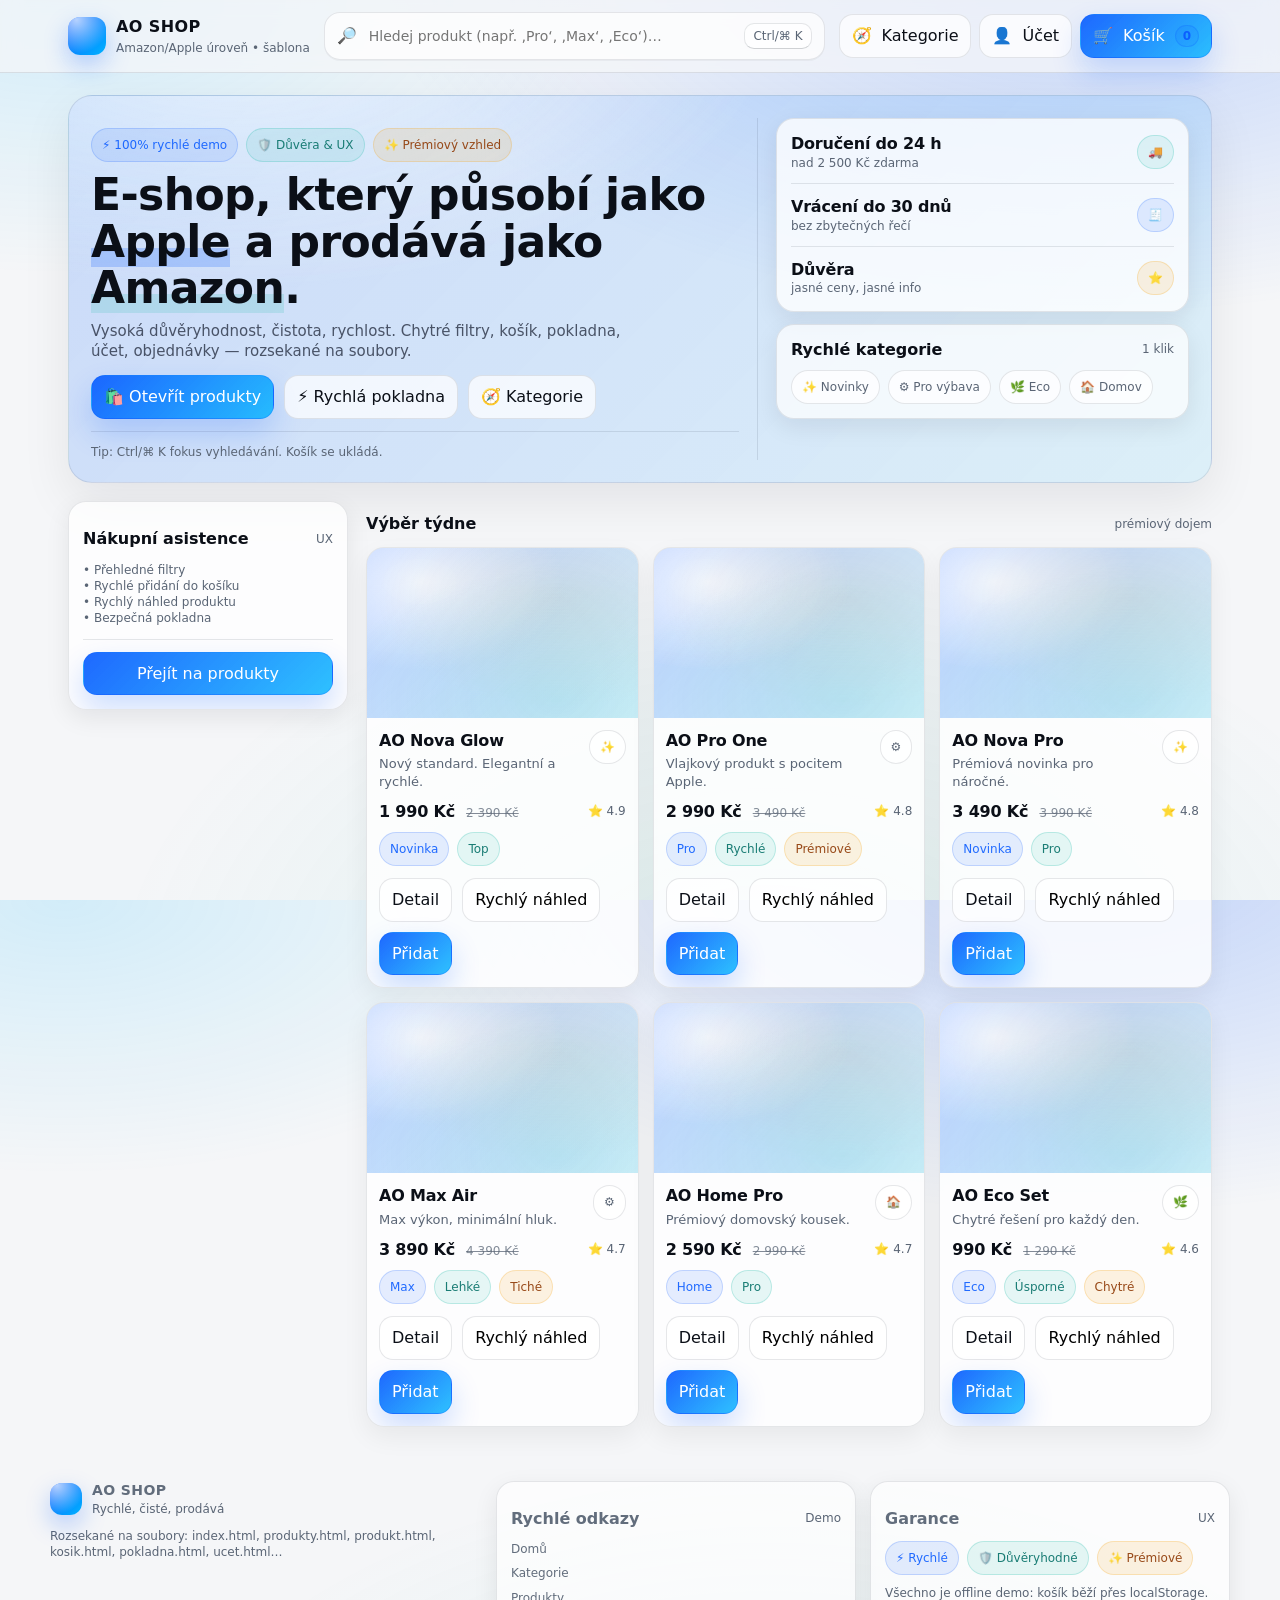
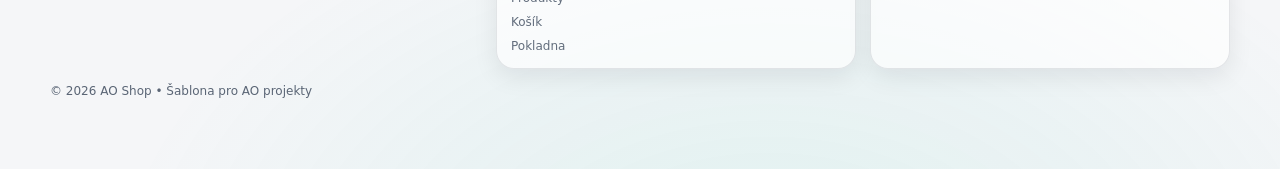
<file: index.html>
<!doctype html>
<html lang="cs">
<head>
  <meta charset="utf-8"/>
  <meta name="viewport" content="width=device-width,initial-scale=1"/>
  <meta name="color-scheme" content="light"/>
  <title>AO Shop — Domů</title>
  <meta name="description" content="Prémiový e‑shop (Amazon/Apple úroveň) – rozsekaný na soubory."/>
  <link rel="stylesheet" href="assets/app.css"/>
</head>
<body data-page="home">

  <!-- Header (sdílený) -->
  <header class="header" id="top">
    <div class="wrap">
      <div class="header__row">
        <a class="brand" href="index.html" aria-label="Domů">
          <div class="brand__mark" aria-hidden="true"></div>
          <div>
            <div class="brand__name">AO SHOP</div>
            <div class="brand__tag">Amazon/Apple úroveň • šablona</div>
          </div>
        </a>

        <form class="search" role="search" id="searchForm">
          <span aria-hidden="true">🔎</span>
          <input id="q" name="q" type="search" placeholder="Hledej produkt (např. ‚Pro‘, ‚Max‘, ‚Eco‘)…" autocomplete="off"/>
          <span class="kbd" title="Zkratka">Ctrl/⌘ K</span>
        </form>

        <nav class="nav" aria-label="Hlavní navigace">
          <a class="btn" href="kategorie.html"><span aria-hidden="true">🧭</span> Kategorie</a>
          <a class="btn" href="ucet.html"><span aria-hidden="true">👤</span> Účet</a>
          <a class="btn btn--primary" href="kosik.html" id="cartBtn">
            <span aria-hidden="true">🛒</span> Košík <span class="count" id="cartCount">0</span>
          </a>
        </nav>
      </div>
    </div>
  </header>

  <!-- Page -->
  <main class="main">
    <div class="wrap" id="app" aria-live="polite"></div>

    <!-- Footer (sdílený) -->
    <div class="wrap footer">
      <div class="footer__grid">
        <div>
          <div class="row">
            <div class="brand" style="min-width:auto">
              <div class="brand__mark" style="width:32px;height:32px;border-radius:12px"></div>
              <div>
                <div class="brand__name" style="font-size:14px">AO SHOP</div>
                <div class="brand__tag">Rychlé, čisté, prodává</div>
              </div>
            </div>
          </div>
          <p class="small" style="margin:10px 0 0">Rozsekané na soubory: index.html, produkty.html, produkt.html, kosik.html, pokladna.html, ucet.html…</p>
        </div>
        <div class="card" style="background:rgba(255,255,255,.65)">
          <div class="card__pad">
            <div class="sectionTitle"><h2>Rychlé odkazy</h2><span class="small">Demo</span></div>
            <div class="small" style="display:grid; gap:8px">
              <a href="index.html">Domů</a>
              <a href="kategorie.html">Kategorie</a>
              <a href="produkty.html">Produkty</a>
              <a href="kosik.html">Košík</a>
              <a href="pokladna.html">Pokladna</a>
            </div>
          </div>
        </div>
        <div class="card" style="background:rgba(255,255,255,.65)">
          <div class="card__pad">
            <div class="sectionTitle"><h2>Garance</h2><span class="small">UX</span></div>
            <div class="chips">
              <span class="pill pill--b">⚡ Rychlé</span>
              <span class="pill pill--g">🛡️ Důvěryhodné</span>
              <span class="pill pill--y">✨ Prémiové</span>
            </div>
            <div class="small" style="margin-top:10px">Všechno je offline demo: košík běží přes localStorage.</div>
          </div>
        </div>
      </div>
      <div class="small" style="margin-top:14px">© 2026 AO Shop • Šablona pro AO projekty</div>
    </div>
  </main>

  <div class="toast" id="toast"></div>

  <!-- Quick view modal (sdílený) -->
  <dialog class="modal" id="modal">
    <div class="modal__panel" role="document">
      <div class="modal__top row">
        <div class="sectionTitle" style="margin:0">
          <h2 id="mTitle">Rychlý náhled</h2>
          <span class="small" id="mSub">Produkt</span>
        </div>
        <button class="btn" id="mClose" aria-label="Zavřít">✕</button>
      </div>
      <div class="modal__body" id="mBody"></div>
    </div>
  </dialog>

  <script src="assets/app.js"></script>
</body>
</html>
</file>
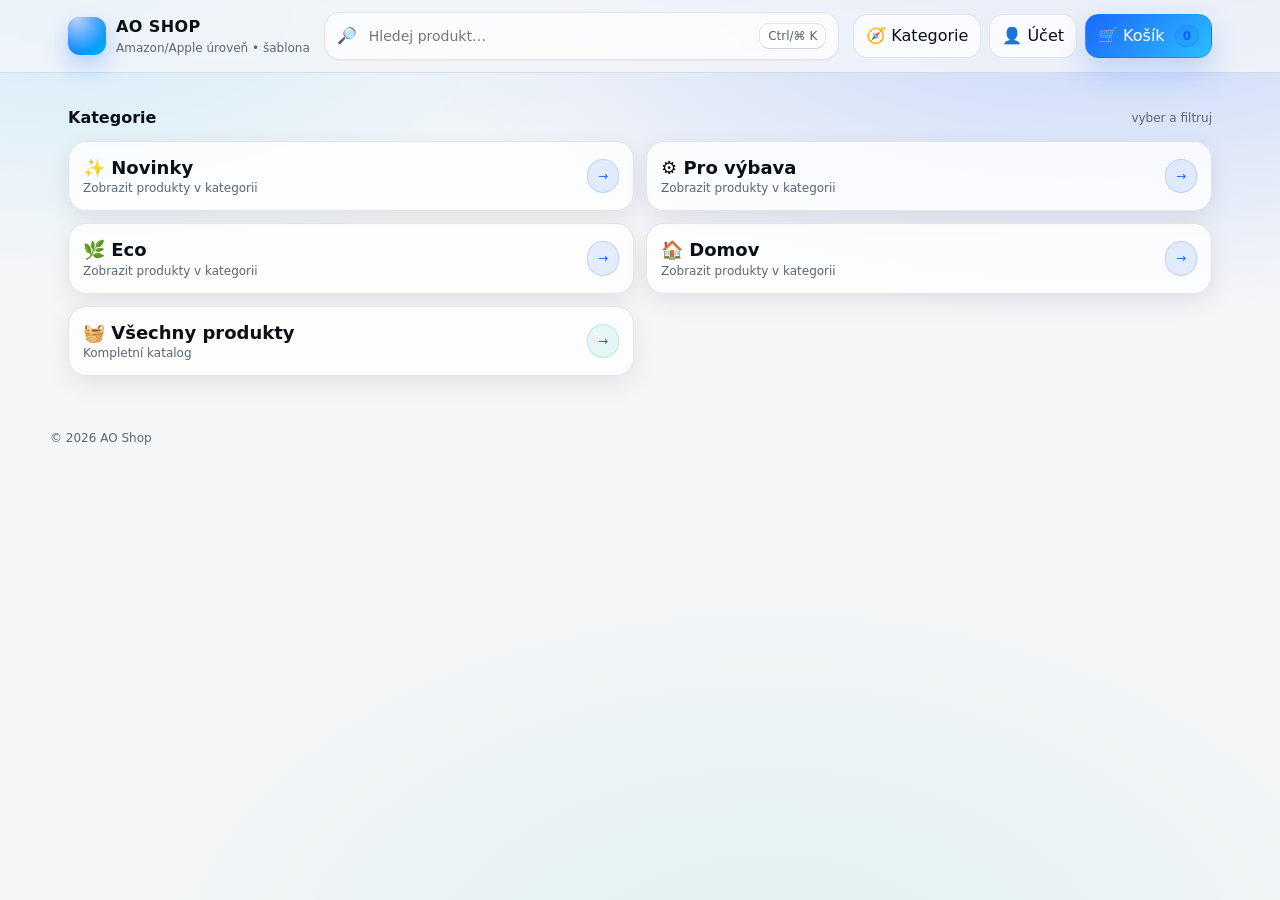
<file: kategorie.html>
<!doctype html>
<html lang="cs">
<head>
  <meta charset="utf-8"/>
  <meta name="viewport" content="width=device-width,initial-scale=1"/>
  <title>AO Shop — Kategorie</title>
  <link rel="stylesheet" href="assets/app.css"/>
</head>
<body data-page="categories">
  <header class="header" id="top">
    <div class="wrap">
      <div class="header__row">
        <a class="brand" href="index.html" aria-label="Domů">
          <div class="brand__mark" aria-hidden="true"></div>
          <div><div class="brand__name">AO SHOP</div><div class="brand__tag">Amazon/Apple úroveň • šablona</div></div>
        </a>
        <form class="search" role="search" id="searchForm">
          <span aria-hidden="true">🔎</span>
          <input id="q" name="q" type="search" placeholder="Hledej produkt…" autocomplete="off"/>
          <span class="kbd">Ctrl/⌘ K</span>
        </form>
        <nav class="nav">
          <a class="btn" href="kategorie.html">🧭 Kategorie</a>
          <a class="btn" href="ucet.html">👤 Účet</a>
          <a class="btn btn--primary" href="kosik.html">🛒 Košík <span class="count" id="cartCount">0</span></a>
        </nav>
      </div>
    </div>
  </header>

  <main class="main">
    <div class="wrap" id="app"></div>
    <div class="wrap footer"><div class="small">© 2026 AO Shop</div></div>
  </main>

  <div class="toast" id="toast"></div>
  <dialog class="modal" id="modal">
    <div class="modal__panel" role="document">
      <div class="modal__top row">
        <div class="sectionTitle" style="margin:0"><h2 id="mTitle">Rychlý náhled</h2><span class="small" id="mSub">Produkt</span></div>
        <button class="btn" id="mClose" aria-label="Zavřít">✕</button>
      </div>
      <div class="modal__body" id="mBody"></div>
    </div>
  </dialog>

  <script src="assets/app.js"></script>
</body>
</html>
</file>
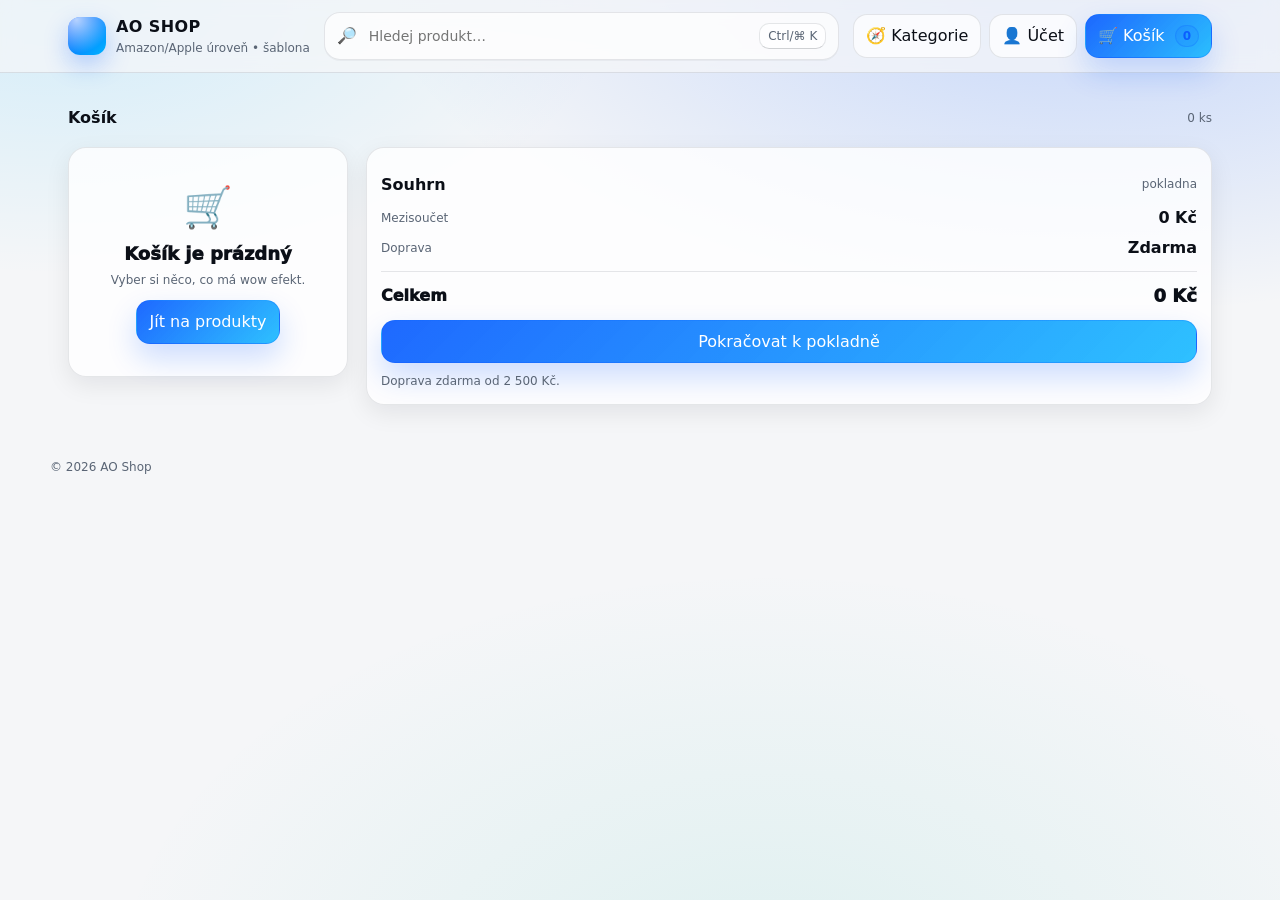
<file: kosik.html>
<!doctype html>
<html lang="cs">
<head>
  <meta charset="utf-8"/>
  <meta name="viewport" content="width=device-width,initial-scale=1"/>
  <title>AO Shop — Košík</title>
  <link rel="stylesheet" href="assets/app.css"/>
</head>
<body data-page="cart">
  <header class="header" id="top">
    <div class="wrap">
      <div class="header__row">
        <a class="brand" href="index.html"><div class="brand__mark" aria-hidden="true"></div><div><div class="brand__name">AO SHOP</div><div class="brand__tag">Amazon/Apple úroveň • šablona</div></div></a>
        <form class="search" role="search" id="searchForm">
          <span aria-hidden="true">🔎</span>
          <input id="q" name="q" type="search" placeholder="Hledej produkt…" autocomplete="off"/>
          <span class="kbd">Ctrl/⌘ K</span>
        </form>
        <nav class="nav">
          <a class="btn" href="kategorie.html">🧭 Kategorie</a>
          <a class="btn" href="ucet.html">👤 Účet</a>
          <a class="btn btn--primary" href="kosik.html">🛒 Košík <span class="count" id="cartCount">0</span></a>
        </nav>
      </div>
    </div>
  </header>

  <main class="main">
    <div class="wrap" id="app"></div>
    <div class="wrap footer"><div class="small">© 2026 AO Shop</div></div>
  </main>

  <div class="toast" id="toast"></div>
  <dialog class="modal" id="modal">
    <div class="modal__panel" role="document">
      <div class="modal__top row">
        <div class="sectionTitle" style="margin:0"><h2 id="mTitle">Rychlý náhled</h2><span class="small" id="mSub">Produkt</span></div>
        <button class="btn" id="mClose" aria-label="Zavřít">✕</button>
      </div>
      <div class="modal__body" id="mBody"></div>
    </div>
  </dialog>

  <script src="assets/app.js"></script>
</body>
</html>
</file>
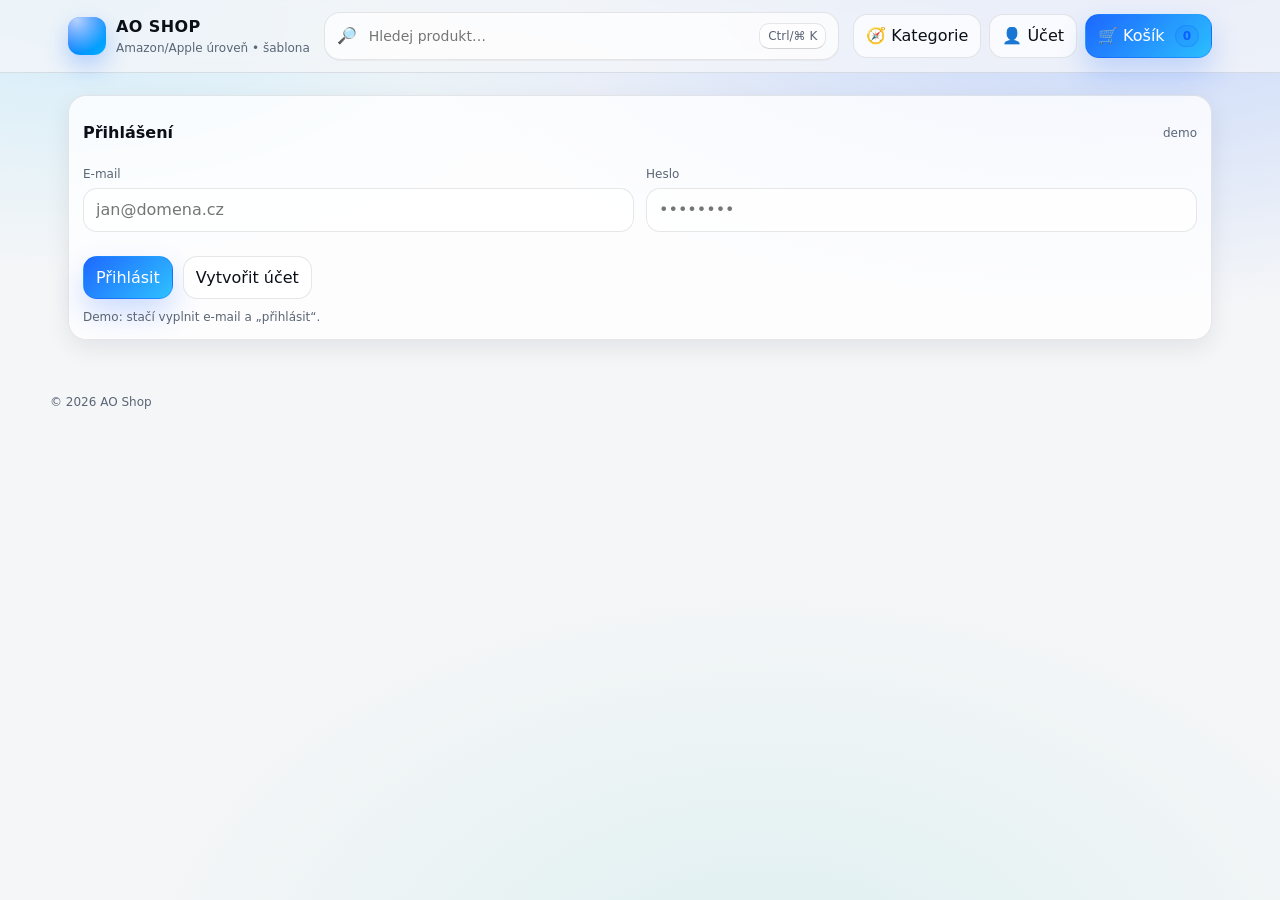
<file: login.html>
<!doctype html>
<html lang="cs">
<head>
  <meta charset="utf-8"/>
  <meta name="viewport" content="width=device-width,initial-scale=1"/>
  <title>AO Shop — Přihlášení</title>
  <link rel="stylesheet" href="assets/app.css"/>
</head>
<body data-page="login">
  <header class="header" id="top">
    <div class="wrap">
      <div class="header__row">
        <a class="brand" href="index.html"><div class="brand__mark" aria-hidden="true"></div><div><div class="brand__name">AO SHOP</div><div class="brand__tag">Amazon/Apple úroveň • šablona</div></div></a>
        <form class="search" role="search" id="searchForm">
          <span aria-hidden="true">🔎</span>
          <input id="q" name="q" type="search" placeholder="Hledej produkt…" autocomplete="off"/>
          <span class="kbd">Ctrl/⌘ K</span>
        </form>
        <nav class="nav">
          <a class="btn" href="kategorie.html">🧭 Kategorie</a>
          <a class="btn" href="ucet.html">👤 Účet</a>
          <a class="btn btn--primary" href="kosik.html">🛒 Košík <span class="count" id="cartCount">0</span></a>
        </nav>
      </div>
    </div>
  </header>

  <main class="main">
    <div class="wrap" id="app"></div>
    <div class="wrap footer"><div class="small">© 2026 AO Shop</div></div>
  </main>

  <div class="toast" id="toast"></div>
  <dialog class="modal" id="modal">
    <div class="modal__panel" role="document">
      <div class="modal__top row">
        <div class="sectionTitle" style="margin:0"><h2 id="mTitle">Rychlý náhled</h2><span class="small" id="mSub">Produkt</span></div>
        <button class="btn" id="mClose" aria-label="Zavřít">✕</button>
      </div>
      <div class="modal__body" id="mBody"></div>
    </div>
  </dialog>

  <script src="assets/app.js"></script>
</body>
</html>
</file>
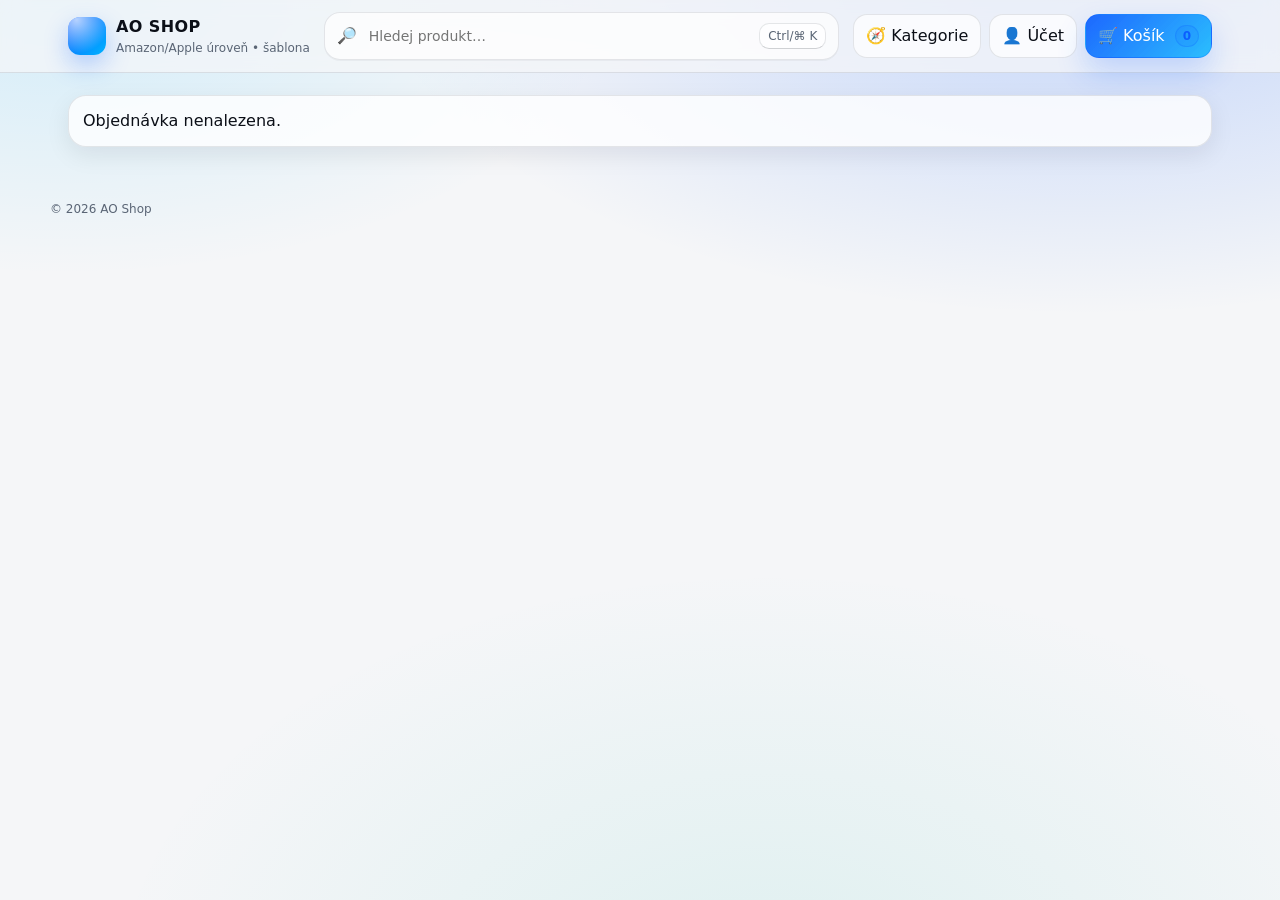
<file: objednavka.html>
<!doctype html>
<html lang="cs">
<head>
  <meta charset="utf-8"/>
  <meta name="viewport" content="width=device-width,initial-scale=1"/>
  <title>AO Shop — Objednávka</title>
  <link rel="stylesheet" href="assets/app.css"/>
</head>
<body data-page="order">
  <header class="header" id="top">
    <div class="wrap">
      <div class="header__row">
        <a class="brand" href="index.html"><div class="brand__mark" aria-hidden="true"></div><div><div class="brand__name">AO SHOP</div><div class="brand__tag">Amazon/Apple úroveň • šablona</div></div></a>
        <form class="search" role="search" id="searchForm">
          <span aria-hidden="true">🔎</span>
          <input id="q" name="q" type="search" placeholder="Hledej produkt…" autocomplete="off"/>
          <span class="kbd">Ctrl/⌘ K</span>
        </form>
        <nav class="nav">
          <a class="btn" href="kategorie.html">🧭 Kategorie</a>
          <a class="btn" href="ucet.html">👤 Účet</a>
          <a class="btn btn--primary" href="kosik.html">🛒 Košík <span class="count" id="cartCount">0</span></a>
        </nav>
      </div>
    </div>
  </header>

  <main class="main">
    <div class="wrap" id="app"></div>
    <div class="wrap footer"><div class="small">© 2026 AO Shop</div></div>
  </main>

  <div class="toast" id="toast"></div>
  <dialog class="modal" id="modal">
    <div class="modal__panel" role="document">
      <div class="modal__top row">
        <div class="sectionTitle" style="margin:0"><h2 id="mTitle">Rychlý náhled</h2><span class="small" id="mSub">Produkt</span></div>
        <button class="btn" id="mClose" aria-label="Zavřít">✕</button>
      </div>
      <div class="modal__body" id="mBody"></div>
    </div>
  </dialog>

  <script src="assets/app.js"></script>
</body>
</html>
</file>
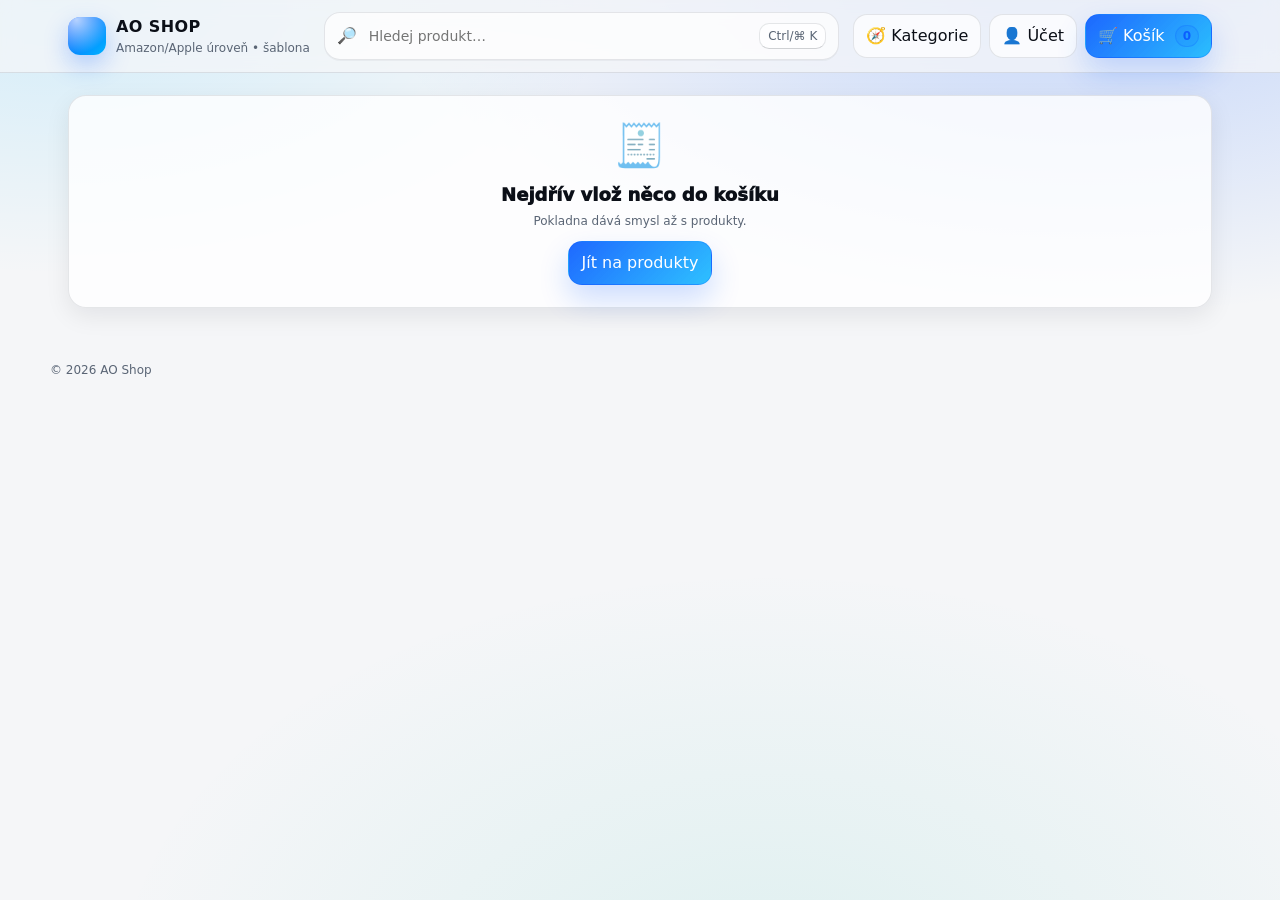
<file: pokladna.html>
<!doctype html>
<html lang="cs">
<head>
  <meta charset="utf-8"/>
  <meta name="viewport" content="width=device-width,initial-scale=1"/>
  <title>AO Shop — Pokladna</title>
  <link rel="stylesheet" href="assets/app.css"/>
</head>
<body data-page="checkout">
  <header class="header" id="top">
    <div class="wrap">
      <div class="header__row">
        <a class="brand" href="index.html"><div class="brand__mark" aria-hidden="true"></div><div><div class="brand__name">AO SHOP</div><div class="brand__tag">Amazon/Apple úroveň • šablona</div></div></a>
        <form class="search" role="search" id="searchForm">
          <span aria-hidden="true">🔎</span>
          <input id="q" name="q" type="search" placeholder="Hledej produkt…" autocomplete="off"/>
          <span class="kbd">Ctrl/⌘ K</span>
        </form>
        <nav class="nav">
          <a class="btn" href="kategorie.html">🧭 Kategorie</a>
          <a class="btn" href="ucet.html">👤 Účet</a>
          <a class="btn btn--primary" href="kosik.html">🛒 Košík <span class="count" id="cartCount">0</span></a>
        </nav>
      </div>
    </div>
  </header>

  <main class="main">
    <div class="wrap" id="app"></div>
    <div class="wrap footer"><div class="small">© 2026 AO Shop</div></div>
  </main>

  <div class="toast" id="toast"></div>
  <dialog class="modal" id="modal">
    <div class="modal__panel" role="document">
      <div class="modal__top row">
        <div class="sectionTitle" style="margin:0"><h2 id="mTitle">Rychlý náhled</h2><span class="small" id="mSub">Produkt</span></div>
        <button class="btn" id="mClose" aria-label="Zavřít">✕</button>
      </div>
      <div class="modal__body" id="mBody"></div>
    </div>
  </dialog>

  <script src="assets/app.js"></script>
</body>
</html>
</file>
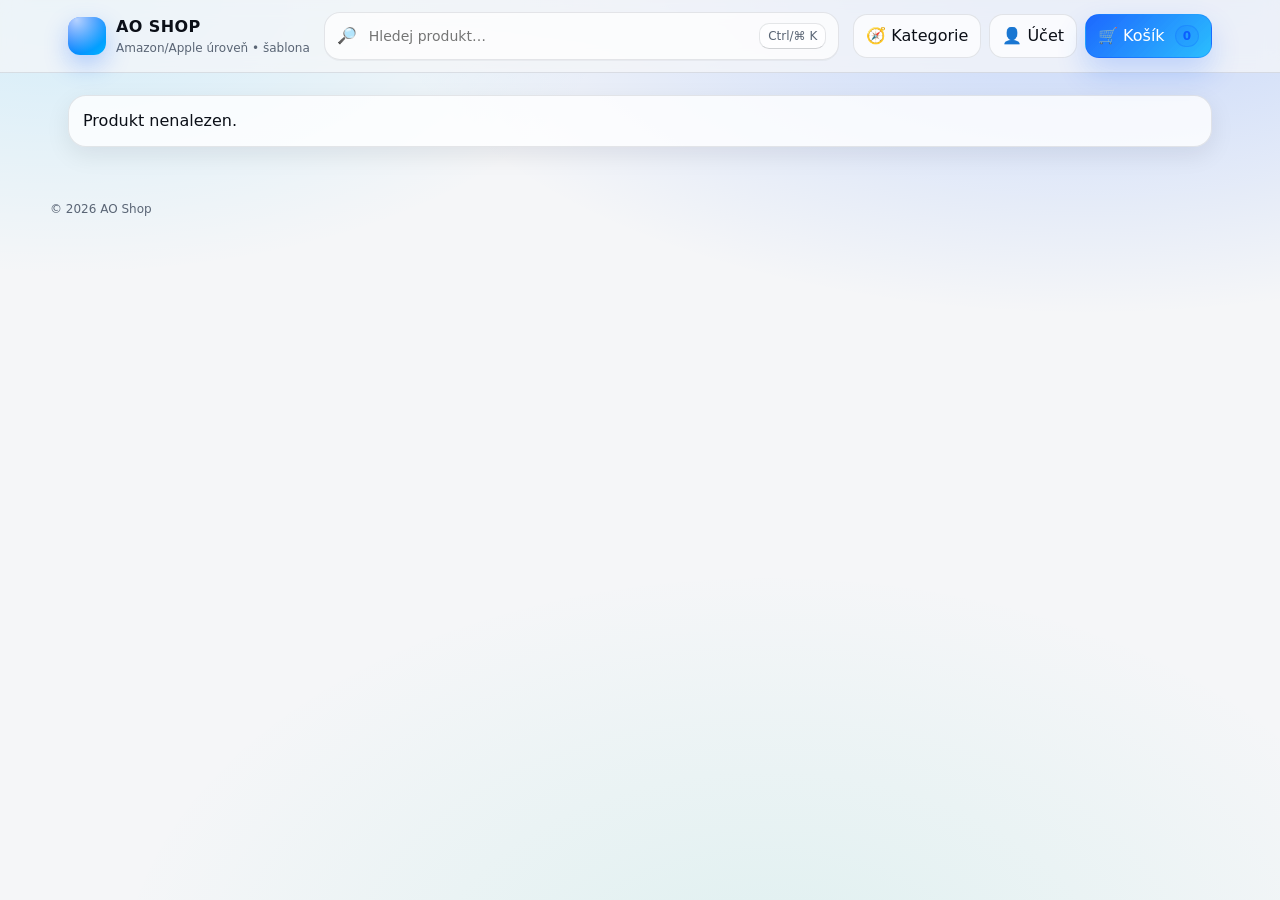
<file: produkt.html>
<!doctype html>
<html lang="cs">
<head>
  <meta charset="utf-8"/>
  <meta name="viewport" content="width=device-width,initial-scale=1"/>
  <title>AO Shop — Detail produktu</title>
  <link rel="stylesheet" href="assets/app.css"/>
</head>
<body data-page="product">
  <header class="header" id="top">
    <div class="wrap">
      <div class="header__row">
        <a class="brand" href="index.html"><div class="brand__mark" aria-hidden="true"></div><div><div class="brand__name">AO SHOP</div><div class="brand__tag">Amazon/Apple úroveň • šablona</div></div></a>
        <form class="search" role="search" id="searchForm">
          <span aria-hidden="true">🔎</span>
          <input id="q" name="q" type="search" placeholder="Hledej produkt…" autocomplete="off"/>
          <span class="kbd">Ctrl/⌘ K</span>
        </form>
        <nav class="nav">
          <a class="btn" href="kategorie.html">🧭 Kategorie</a>
          <a class="btn" href="ucet.html">👤 Účet</a>
          <a class="btn btn--primary" href="kosik.html">🛒 Košík <span class="count" id="cartCount">0</span></a>
        </nav>
      </div>
    </div>
  </header>

  <main class="main">
    <div class="wrap" id="app"></div>
    <div class="wrap footer"><div class="small">© 2026 AO Shop</div></div>
  </main>

  <div class="toast" id="toast"></div>
  <dialog class="modal" id="modal">
    <div class="modal__panel" role="document">
      <div class="modal__top row">
        <div class="sectionTitle" style="margin:0"><h2 id="mTitle">Rychlý náhled</h2><span class="small" id="mSub">Produkt</span></div>
        <button class="btn" id="mClose" aria-label="Zavřít">✕</button>
      </div>
      <div class="modal__body" id="mBody"></div>
    </div>
  </dialog>

  <script src="assets/app.js"></script>
</body>
</html>
</file>
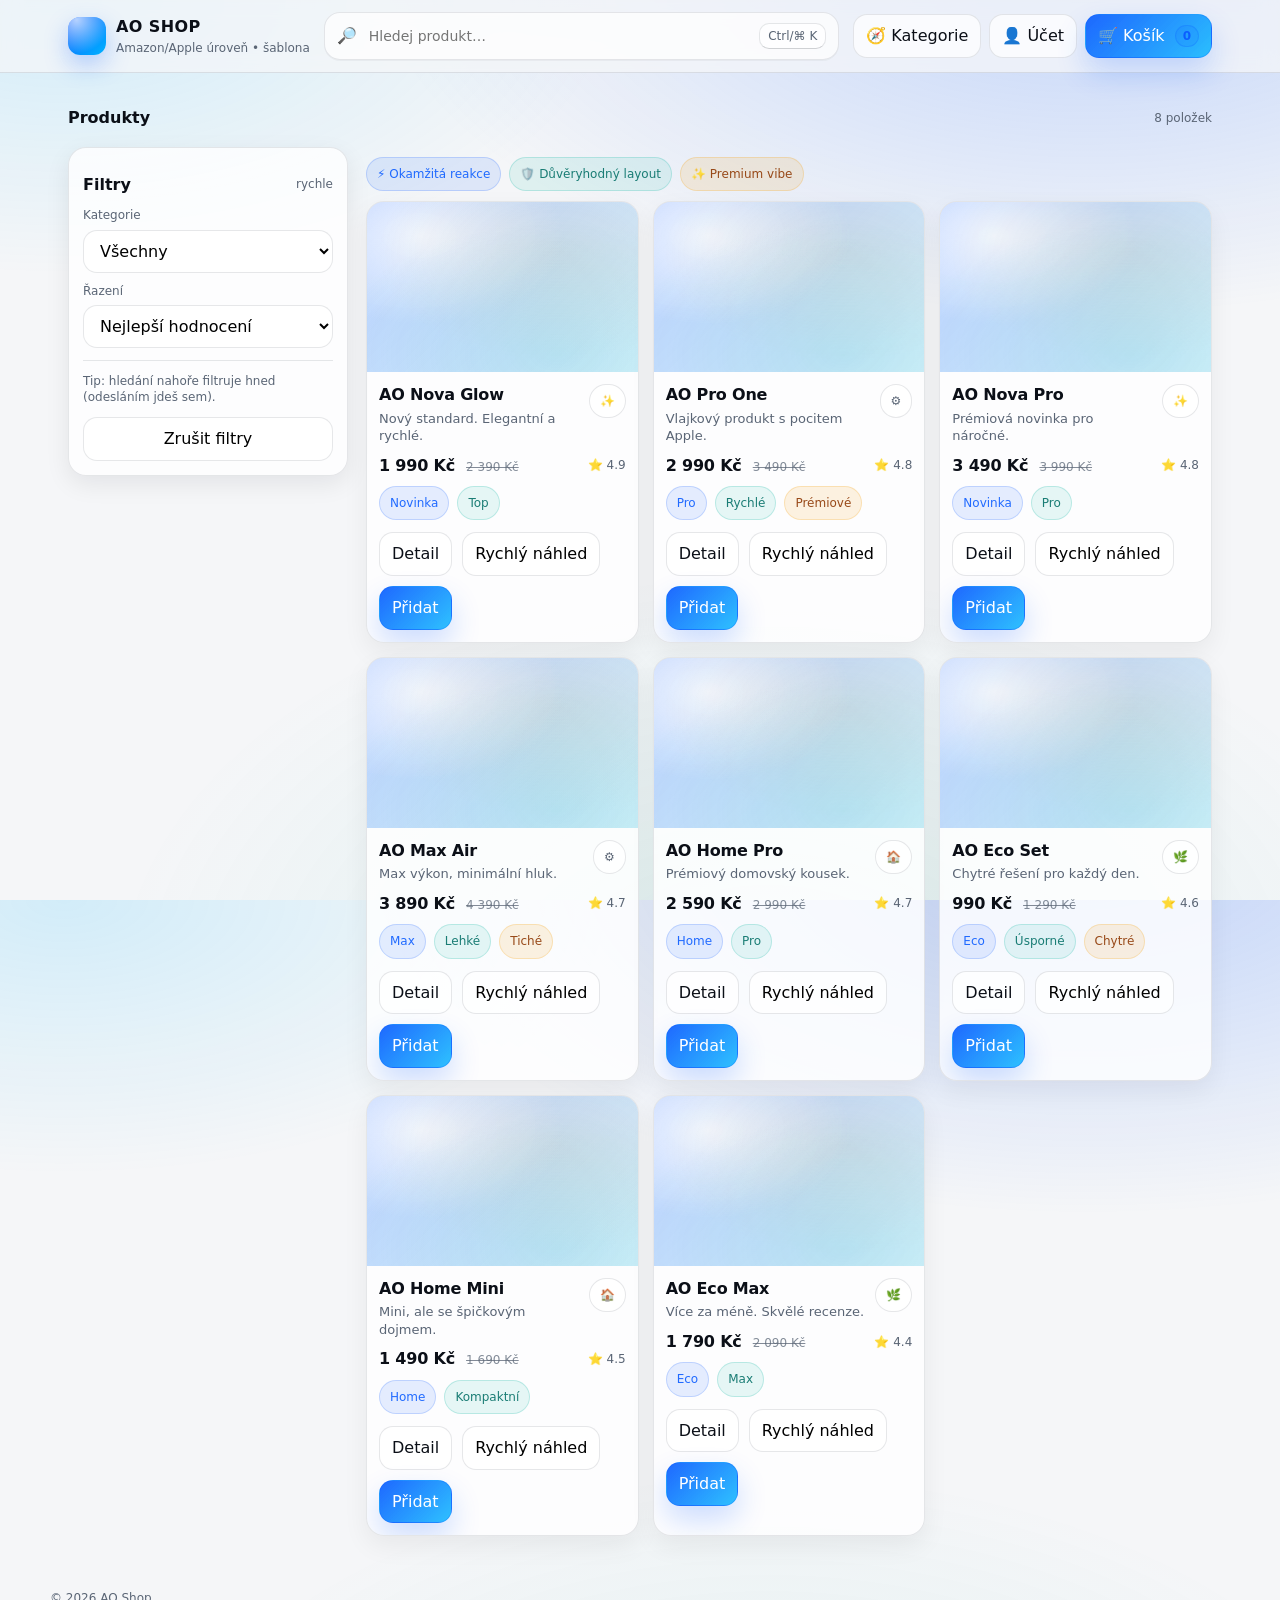
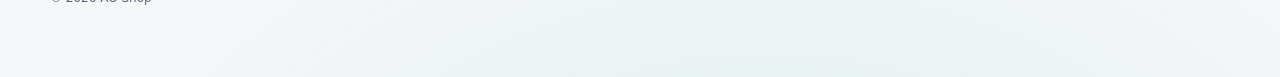
<file: produkty.html>
<!doctype html>
<html lang="cs">
<head>
  <meta charset="utf-8"/>
  <meta name="viewport" content="width=device-width,initial-scale=1"/>
  <title>AO Shop — Produkty</title>
  <link rel="stylesheet" href="assets/app.css"/>
</head>
<body data-page="products">
  <header class="header" id="top">
    <div class="wrap">
      <div class="header__row">
        <a class="brand" href="index.html"><div class="brand__mark" aria-hidden="true"></div><div><div class="brand__name">AO SHOP</div><div class="brand__tag">Amazon/Apple úroveň • šablona</div></div></a>
        <form class="search" role="search" id="searchForm">
          <span aria-hidden="true">🔎</span>
          <input id="q" name="q" type="search" placeholder="Hledej produkt…" autocomplete="off"/>
          <span class="kbd">Ctrl/⌘ K</span>
        </form>
        <nav class="nav">
          <a class="btn" href="kategorie.html">🧭 Kategorie</a>
          <a class="btn" href="ucet.html">👤 Účet</a>
          <a class="btn btn--primary" href="kosik.html">🛒 Košík <span class="count" id="cartCount">0</span></a>
        </nav>
      </div>
    </div>
  </header>

  <main class="main">
    <div class="wrap" id="app"></div>
    <div class="wrap footer"><div class="small">© 2026 AO Shop</div></div>
  </main>

  <div class="toast" id="toast"></div>
  <dialog class="modal" id="modal">
    <div class="modal__panel" role="document">
      <div class="modal__top row">
        <div class="sectionTitle" style="margin:0"><h2 id="mTitle">Rychlý náhled</h2><span class="small" id="mSub">Produkt</span></div>
        <button class="btn" id="mClose" aria-label="Zavřít">✕</button>
      </div>
      <div class="modal__body" id="mBody"></div>
    </div>
  </dialog>

  <script src="assets/app.js"></script>
</body>
</html>
</file>
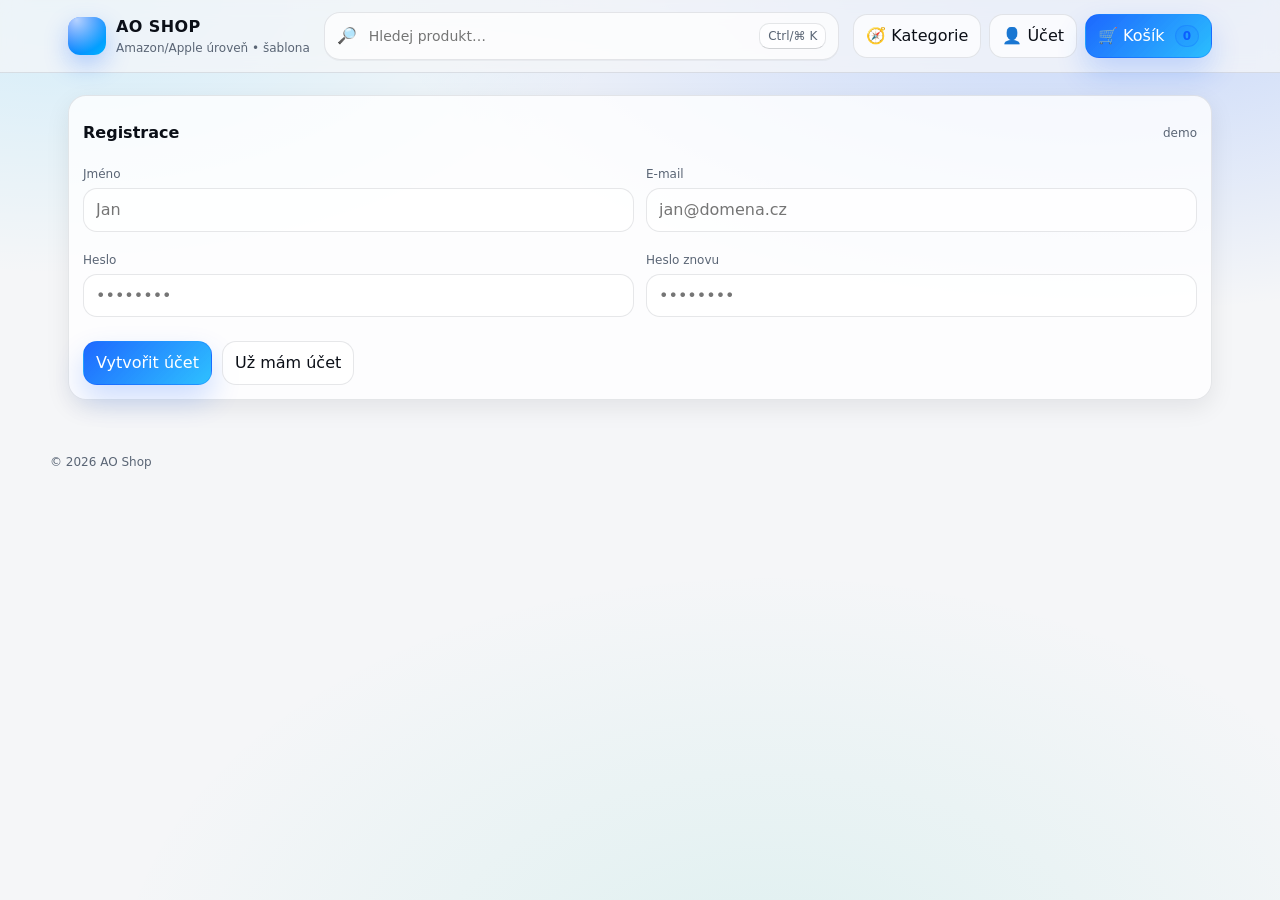
<file: registrace.html>
<!doctype html>
<html lang="cs">
<head>
  <meta charset="utf-8"/>
  <meta name="viewport" content="width=device-width,initial-scale=1"/>
  <title>AO Shop — Registrace</title>
  <link rel="stylesheet" href="assets/app.css"/>
</head>
<body data-page="register">
  <header class="header" id="top">
    <div class="wrap">
      <div class="header__row">
        <a class="brand" href="index.html"><div class="brand__mark" aria-hidden="true"></div><div><div class="brand__name">AO SHOP</div><div class="brand__tag">Amazon/Apple úroveň • šablona</div></div></a>
        <form class="search" role="search" id="searchForm">
          <span aria-hidden="true">🔎</span>
          <input id="q" name="q" type="search" placeholder="Hledej produkt…" autocomplete="off"/>
          <span class="kbd">Ctrl/⌘ K</span>
        </form>
        <nav class="nav">
          <a class="btn" href="kategorie.html">🧭 Kategorie</a>
          <a class="btn" href="ucet.html">👤 Účet</a>
          <a class="btn btn--primary" href="kosik.html">🛒 Košík <span class="count" id="cartCount">0</span></a>
        </nav>
      </div>
    </div>
  </header>

  <main class="main">
    <div class="wrap" id="app"></div>
    <div class="wrap footer"><div class="small">© 2026 AO Shop</div></div>
  </main>

  <div class="toast" id="toast"></div>
  <dialog class="modal" id="modal">
    <div class="modal__panel" role="document">
      <div class="modal__top row">
        <div class="sectionTitle" style="margin:0"><h2 id="mTitle">Rychlý náhled</h2><span class="small" id="mSub">Produkt</span></div>
        <button class="btn" id="mClose" aria-label="Zavřít">✕</button>
      </div>
      <div class="modal__body" id="mBody"></div>
    </div>
  </dialog>

  <script src="assets/app.js"></script>
</body>
</html>
</file>
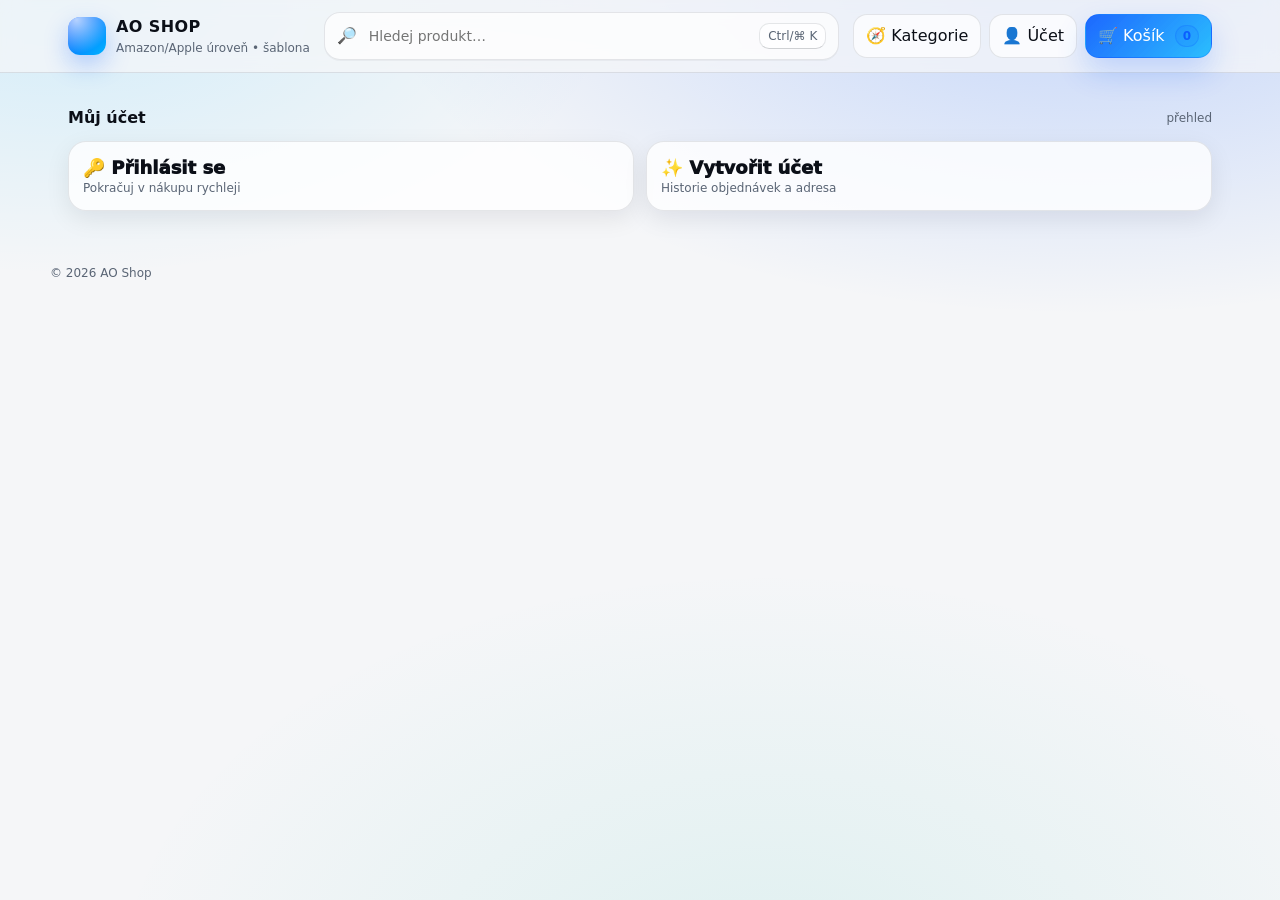
<file: ucet.html>
<!doctype html>
<html lang="cs">
<head>
  <meta charset="utf-8"/>
  <meta name="viewport" content="width=device-width,initial-scale=1"/>
  <title>AO Shop — Účet</title>
  <link rel="stylesheet" href="assets/app.css"/>
</head>
<body data-page="account">
  <header class="header" id="top">
    <div class="wrap">
      <div class="header__row">
        <a class="brand" href="index.html"><div class="brand__mark" aria-hidden="true"></div><div><div class="brand__name">AO SHOP</div><div class="brand__tag">Amazon/Apple úroveň • šablona</div></div></a>
        <form class="search" role="search" id="searchForm">
          <span aria-hidden="true">🔎</span>
          <input id="q" name="q" type="search" placeholder="Hledej produkt…" autocomplete="off"/>
          <span class="kbd">Ctrl/⌘ K</span>
        </form>
        <nav class="nav">
          <a class="btn" href="kategorie.html">🧭 Kategorie</a>
          <a class="btn" href="ucet.html">👤 Účet</a>
          <a class="btn btn--primary" href="kosik.html">🛒 Košík <span class="count" id="cartCount">0</span></a>
        </nav>
      </div>
    </div>
  </header>

  <main class="main">
    <div class="wrap" id="app"></div>
    <div class="wrap footer"><div class="small">© 2026 AO Shop</div></div>
  </main>

  <div class="toast" id="toast"></div>
  <dialog class="modal" id="modal">
    <div class="modal__panel" role="document">
      <div class="modal__top row">
        <div class="sectionTitle" style="margin:0"><h2 id="mTitle">Rychlý náhled</h2><span class="small" id="mSub">Produkt</span></div>
        <button class="btn" id="mClose" aria-label="Zavřít">✕</button>
      </div>
      <div class="modal__body" id="mBody"></div>
    </div>
  </dialog>

  <script src="assets/app.js"></script>
</body>
</html>
</file>
<file: assets/app.css>
/* =========================
   Apple-level design system
   ========================= */
:root{
  --bg:#f5f6f8;
  --card:#ffffff;
  --text:#0b0f17;
  --muted:#5a6575;
  --line:rgba(15,23,42,.10);
  --shadow:0 18px 50px rgba(2,6,23,.08);
  --shadow2:0 8px 24px rgba(2,6,23,.08);
  --r:18px;
  --r2:24px;
  --brand:#0b5cff;
  --brand2:#00b3ff;
  --ok:#14b8a6;
  --warn:#f59e0b;
  --danger:#ef4444;
  --chip:rgba(11,92,255,.10);
  --chip2:rgba(20,184,166,.10);
  --chip3:rgba(245,158,11,.12);
  --focus:0 0 0 4px rgba(11,92,255,.18);

  --container:1180px;
  --pad:18px;
}

*{box-sizing:border-box}
html,body{height:100%}
body{
  margin:0;
  font-family: ui-sans-serif, system-ui, -apple-system, Segoe UI, Roboto, Arial, "Noto Sans", "Liberation Sans", sans-serif;
  color:var(--text);
  background:
    radial-gradient(1200px 600px at 85% -5%, rgba(11,92,255,.22), transparent 60%),
    radial-gradient(1000px 500px at 5% 0%, rgba(0,179,255,.14), transparent 55%),
    radial-gradient(1100px 700px at 60% 110%, rgba(20,184,166,.10), transparent 60%),
    var(--bg);
  line-height:1.35;
  overflow-x:hidden;
}

a{color:inherit; text-decoration:none}
button,input,select,textarea{font:inherit}
.wrap{max-width:var(--container); margin:0 auto; padding:0 var(--pad)}

/* Sticky header */
.header{
  position:sticky; top:0; z-index:50;
  backdrop-filter: blur(10px);
  background:rgba(245,246,248,.75);
  border-bottom:1px solid var(--line);
}
.header__row{
  display:flex; align-items:center; gap:14px;
  padding:12px 0;
}
.brand{
  display:flex; align-items:center; gap:10px;
  min-width: 160px;
  user-select:none;
}
.brand__mark{
  width:38px; height:38px; border-radius:12px;
  background:linear-gradient(135deg, var(--brand), var(--brand2));
  box-shadow: 0 10px 24px rgba(11,92,255,.28);
  position:relative;
  overflow:hidden;
}
.brand__mark:before{
  content:"";
  position:absolute; inset:-40% -40%;
  background:radial-gradient(circle at 30% 30%, rgba(255,255,255,.70), transparent 50%);
  transform:rotate(12deg);
}
.brand__name{font-weight:900; letter-spacing:.4px}
.brand__tag{font-size:12px; color:var(--muted); margin-top:2px}

.search{
  flex:1;
  display:flex; align-items:center; gap:10px;
  padding:10px 12px;
  background:rgba(255,255,255,.70);
  border:1px solid var(--line);
  border-radius: 16px;
  box-shadow: 0 1px 0 rgba(2,6,23,.04);
}
.search:focus-within{box-shadow: var(--focus)}
.search input{
  width:100%;
  border:0; outline:0;
  background:transparent;
  font-size:14px;
}
.kbd{
  font-size:12px; color:var(--muted);
  padding:4px 8px;
  border:1px solid var(--line);
  border-bottom-color: rgba(2,6,23,.18);
  border-radius:10px;
  background:rgba(255,255,255,.55);
  white-space:nowrap;
}

.nav{display:flex; align-items:center; gap:8px}
.btn{
  border:1px solid var(--line);
  background:rgba(255,255,255,.72);
  border-radius:14px;
  padding:10px 12px;
  display:inline-flex; align-items:center; gap:10px;
  cursor:pointer;
  transition: transform .12s ease, background .12s ease;
  user-select:none;
}
.btn:hover{transform: translateY(-1px); background:white}
.btn:active{transform: translateY(0)}
.btn:focus{outline:none; box-shadow: var(--focus)}

.btn--primary{
  border-color: rgba(11,92,255,.25);
  background:linear-gradient(135deg, rgba(11,92,255,.92), rgba(0,179,255,.82));
  color:white;
  box-shadow: 0 14px 30px rgba(11,92,255,.20);
}

.pill{
  display:inline-flex; align-items:center; gap:8px;
  border-radius: 999px;
  padding:8px 10px;
  font-size:12px;
  border:1px solid var(--line);
  background:rgba(255,255,255,.70);
  color:var(--muted);
}
.pill--b{background:var(--chip); border-color: rgba(11,92,255,.18); color:rgba(11,92,255,.90)}
.pill--g{background:var(--chip2); border-color: rgba(20,184,166,.22); color:rgba(15,118,110,.95)}
.pill--y{background:var(--chip3); border-color: rgba(245,158,11,.22); color:rgba(146,64,14,.95)}

.main{padding:22px 0 40px}

.hero{
  border-radius: var(--r2);
  background:
    radial-gradient(1200px 600px at 15% -20%, rgba(255,255,255,.70), transparent 45%),
    linear-gradient(135deg, rgba(11,92,255,.18), rgba(0,179,255,.10));
  border:1px solid var(--line);
  box-shadow: var(--shadow);
  overflow:hidden;
}
.hero__inner{
  display:grid;
  grid-template-columns: 1.2fr .8fr;
  gap:18px;
  padding:22px;
  align-items:stretch;
}
@media (max-width: 940px){
  .hero__inner{grid-template-columns:1fr}
  .brand{min-width:auto}
}

.h1{
  font-size:44px;
  line-height:1.05;
  margin: 10px 0 10px;
  letter-spacing:-.6px;
}
@media (max-width: 520px){.h1{font-size:34px}}

.lead{color:rgba(15,23,42,.70); font-size:15px; margin:0 0 14px; max-width: 56ch}
.hero__cta{display:flex; gap:10px; flex-wrap:wrap; margin-top:14px}

.hero__side{
  border-left:1px solid var(--line);
  padding-left:18px;
  display:flex; flex-direction:column; gap:12px;
}
@media (max-width: 940px){
  .hero__side{border-left:0; padding-left:0; border-top:1px solid var(--line); padding-top:14px}
}

.card{
  border:1px solid var(--line);
  background: rgba(255,255,255,.78);
  border-radius: var(--r);
  box-shadow: var(--shadow2);
}
.card__pad{padding:14px}

.grid{
  display:grid;
  grid-template-columns: 280px 1fr;
  gap:18px;
  margin-top:18px;
  align-items:start;
}
@media (max-width: 980px){.grid{grid-template-columns:1fr}}

.sidebar{
  position:sticky;
  top:86px;
  max-height: calc(100vh - 110px);
  overflow:auto;
}

.sectionTitle{
  display:flex; align-items:center; justify-content:space-between; gap:10px;
  margin: 12px 0;
}
.sectionTitle h2{margin:0; font-size:16px}
.small{font-size:12px; color:var(--muted)}

/* Product grid */
.products{
  display:grid;
  grid-template-columns: repeat(3, minmax(0,1fr));
  gap:14px;
}
@media (max-width: 1100px){.products{grid-template-columns: repeat(2, minmax(0,1fr))}}
@media (max-width: 640px){.products{grid-template-columns: 1fr}}

.p{
  border:1px solid var(--line);
  border-radius: 18px;
  background:rgba(255,255,255,.80);
  overflow:hidden;
  box-shadow: 0 10px 26px rgba(2,6,23,.06);
  transition: transform .12s ease;
}
.p:hover{transform: translateY(-2px)}

.p__img{
  height:170px;
  background:
    radial-gradient(260px 160px at 20% 20%, rgba(255,255,255,.75), transparent 55%),
    linear-gradient(135deg, rgba(11,92,255,.28), rgba(0,179,255,.14));
  position:relative;
}
.p__img:after{
  content:"";
  position:absolute; inset:0;
  background:
    radial-gradient(380px 220px at 70% 90%, rgba(20,184,166,.18), transparent 60%),
    radial-gradient(300px 180px at 70% 30%, rgba(245,158,11,.12), transparent 60%);
  mix-blend-mode: multiply;
  opacity:.8;
}

.p__body{padding:12px}
.p__name{font-weight:850; letter-spacing:-.2px; margin: 0 0 4px}
.p__desc{font-size:13px; color:var(--muted); margin:0 0 10px}
.p__row{display:flex; align-items:center; justify-content:space-between; gap:10px}
.price{font-weight:900; letter-spacing:-.2px}
.strike{color:rgba(90,101,117,.75); text-decoration:line-through; font-size:12px; margin-left:6px}

.chips{display:flex; flex-wrap:wrap; gap:8px; margin-top:10px}

/* Forms */
.field{display:flex; flex-direction:column; gap:6px; margin:10px 0}
.field label{font-size:12px; color:var(--muted)}
.input, select{
  border:1px solid var(--line);
  background:rgba(255,255,255,.75);
  border-radius: 14px;
  padding:10px 12px;
  outline:0;
}
.input:focus, select:focus{box-shadow: var(--focus)}

.two{display:grid; grid-template-columns:1fr 1fr; gap:12px}
@media (max-width: 720px){.two{grid-template-columns:1fr}}

/* Toast */
.toast{
  position:fixed; right:14px; bottom:14px; z-index:80;
  width:min(420px, calc(100% - 28px));
  display:flex; flex-direction:column; gap:10px;
  pointer-events:none;
}
.toast__item{
  pointer-events:auto;
  border:1px solid var(--line);
  background:rgba(255,255,255,.85);
  border-radius: 16px;
  box-shadow: var(--shadow2);
  padding:12px;
  display:flex; gap:10px; align-items:flex-start;
  animation: pop .18s ease;
}
@keyframes pop{from{transform: translateY(6px); opacity:0} to{transform: translateY(0); opacity:1}}

/* Footer */
.footer{margin-top:28px; padding:26px 0 30px; color:rgba(90,101,117,.95)}
.footer__grid{display:grid; grid-template-columns: 1.2fr 1fr 1fr; gap:14px}
@media (max-width: 860px){.footer__grid{grid-template-columns:1fr}}
.footer a{color:rgba(90,101,117,.95)}
.footer a:hover{color:rgba(11,92,255,.95)}

/* Helpers */
.row{display:flex; align-items:center; justify-content:space-between; gap:10px}
.muted{color:var(--muted)}
.hr{height:1px; background:var(--line); margin:12px 0}
.hide{display:none}

/* Badge count */
.count{
  min-width:22px; height:22px; border-radius:999px;
  display:inline-flex; align-items:center; justify-content:center;
  font-size:12px; font-weight:900;
  background:rgba(11,92,255,.12);
  border:1px solid rgba(11,92,255,.22);
  color:rgba(11,92,255,.95);
  padding:0 7px;
}

/* Modal */
.modal{
  position:fixed; inset:0; z-index:90;
  background:rgba(2,6,23,.45);
  display:none;
  align-items:center; justify-content:center;
  padding:18px;
}
.modal[open]{display:flex}
.modal__panel{
  width:min(980px, 100%);
  border-radius: 22px;
  background:rgba(255,255,255,.90);
  border:1px solid var(--line);
  box-shadow: 0 30px 80px rgba(2,6,23,.18);
  overflow:hidden;
}
.modal__top{padding:14px 14px 0}
.modal__body{padding:0 14px 14px}

.sr{position:absolute; width:1px; height:1px; padding:0; margin:-1px; overflow:hidden; clip:rect(0,0,0,0); border:0}
</file>
